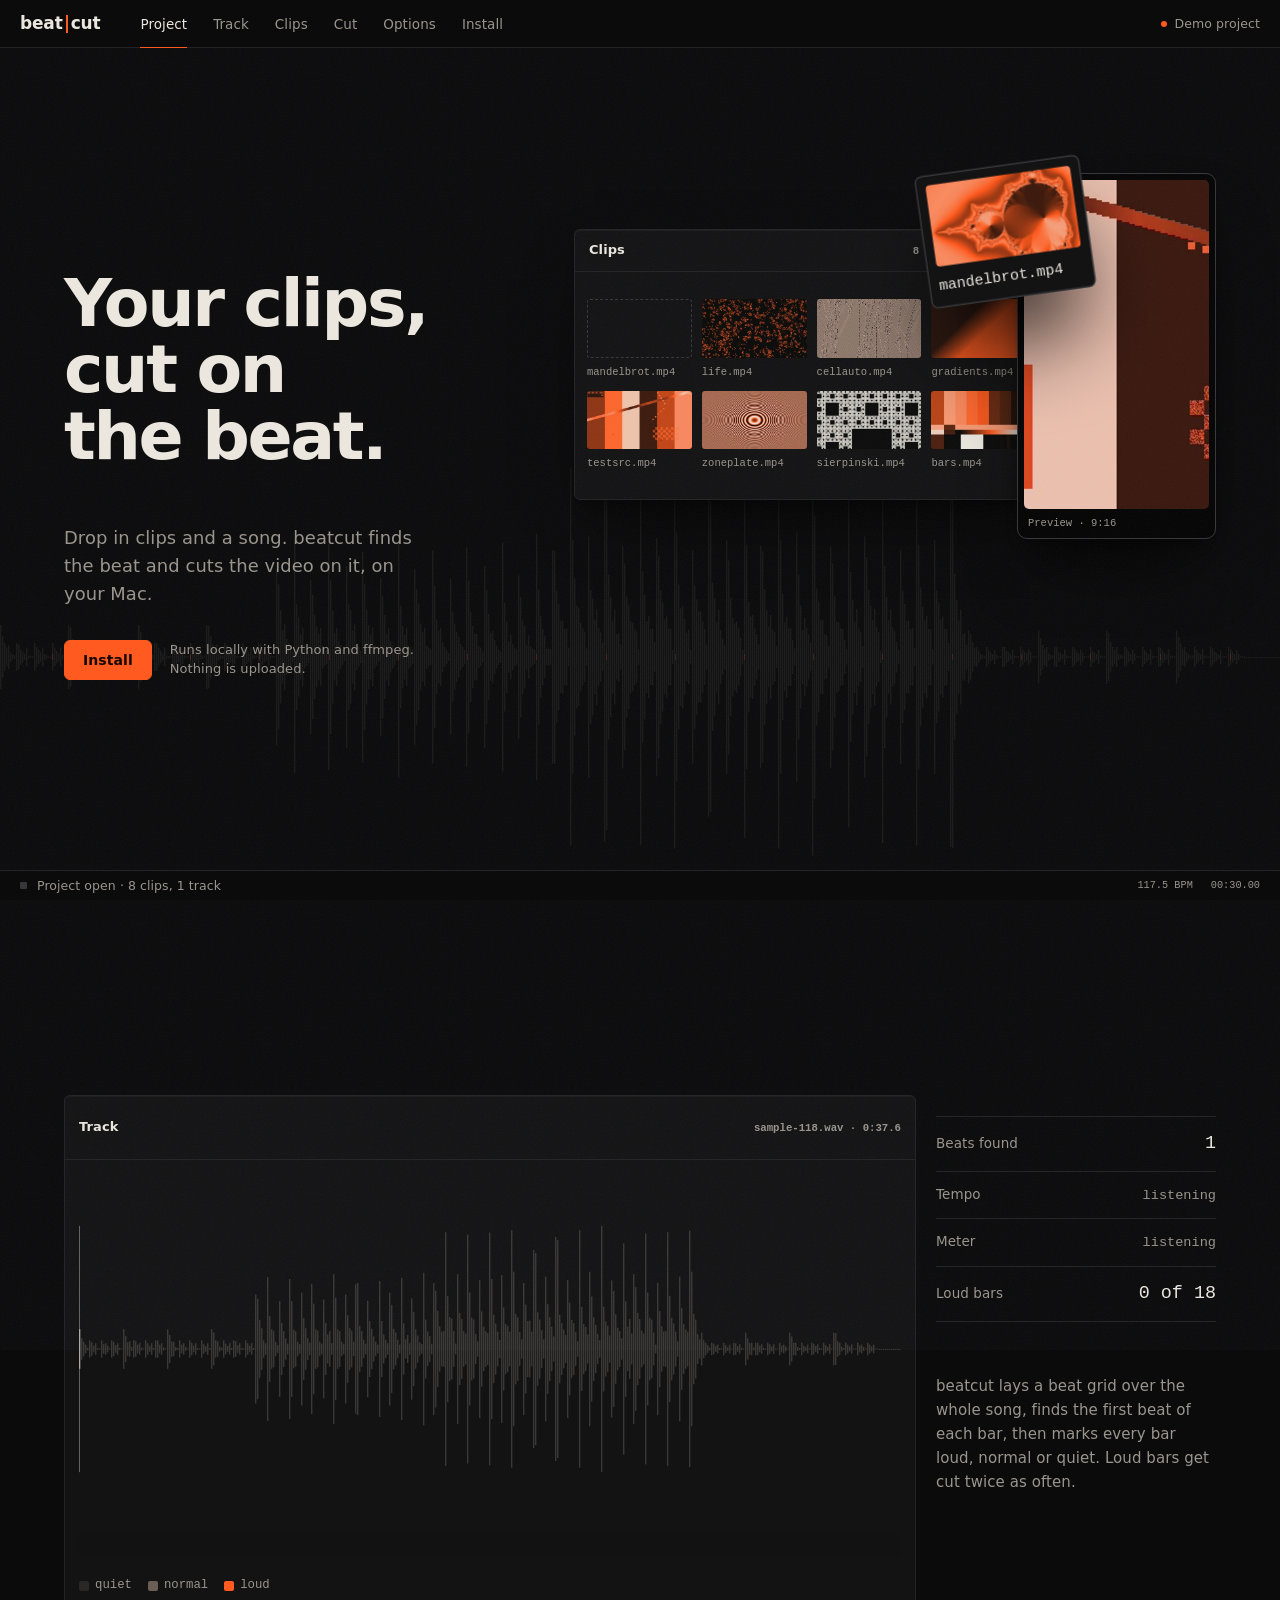
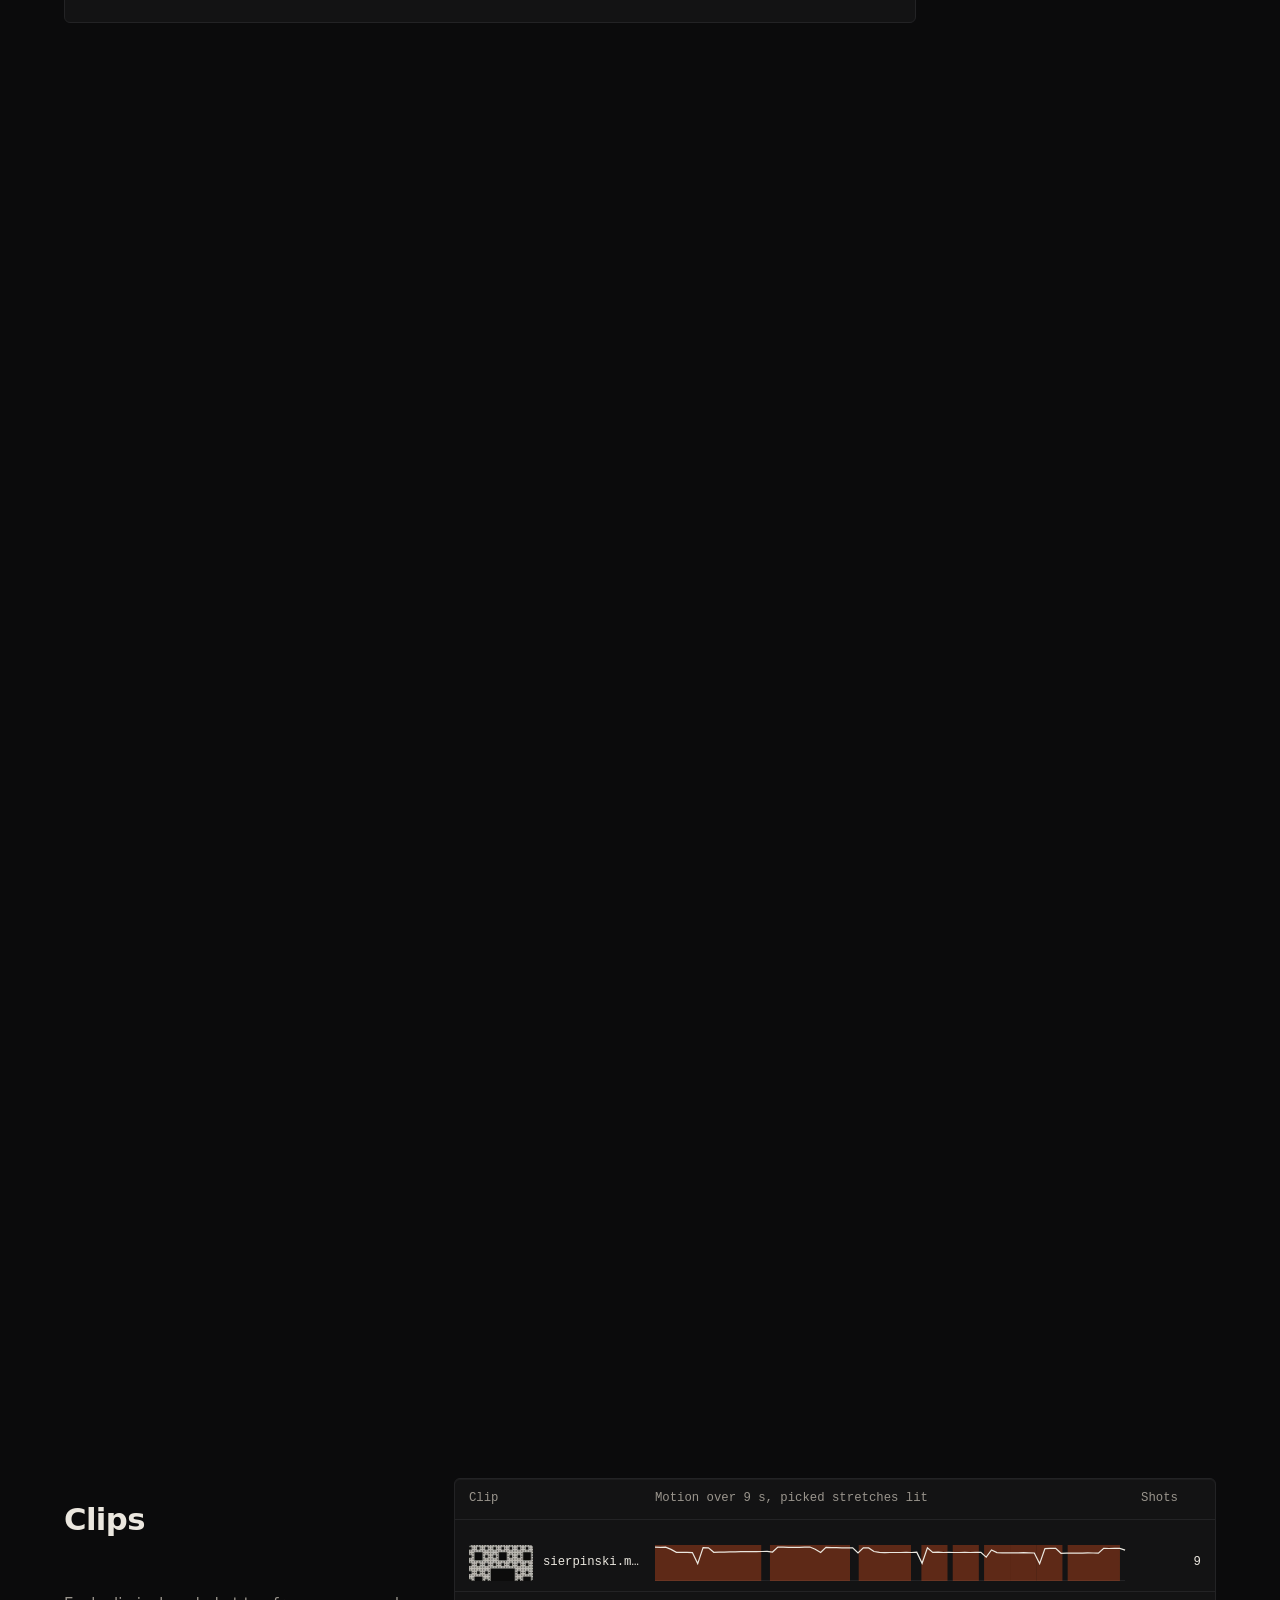
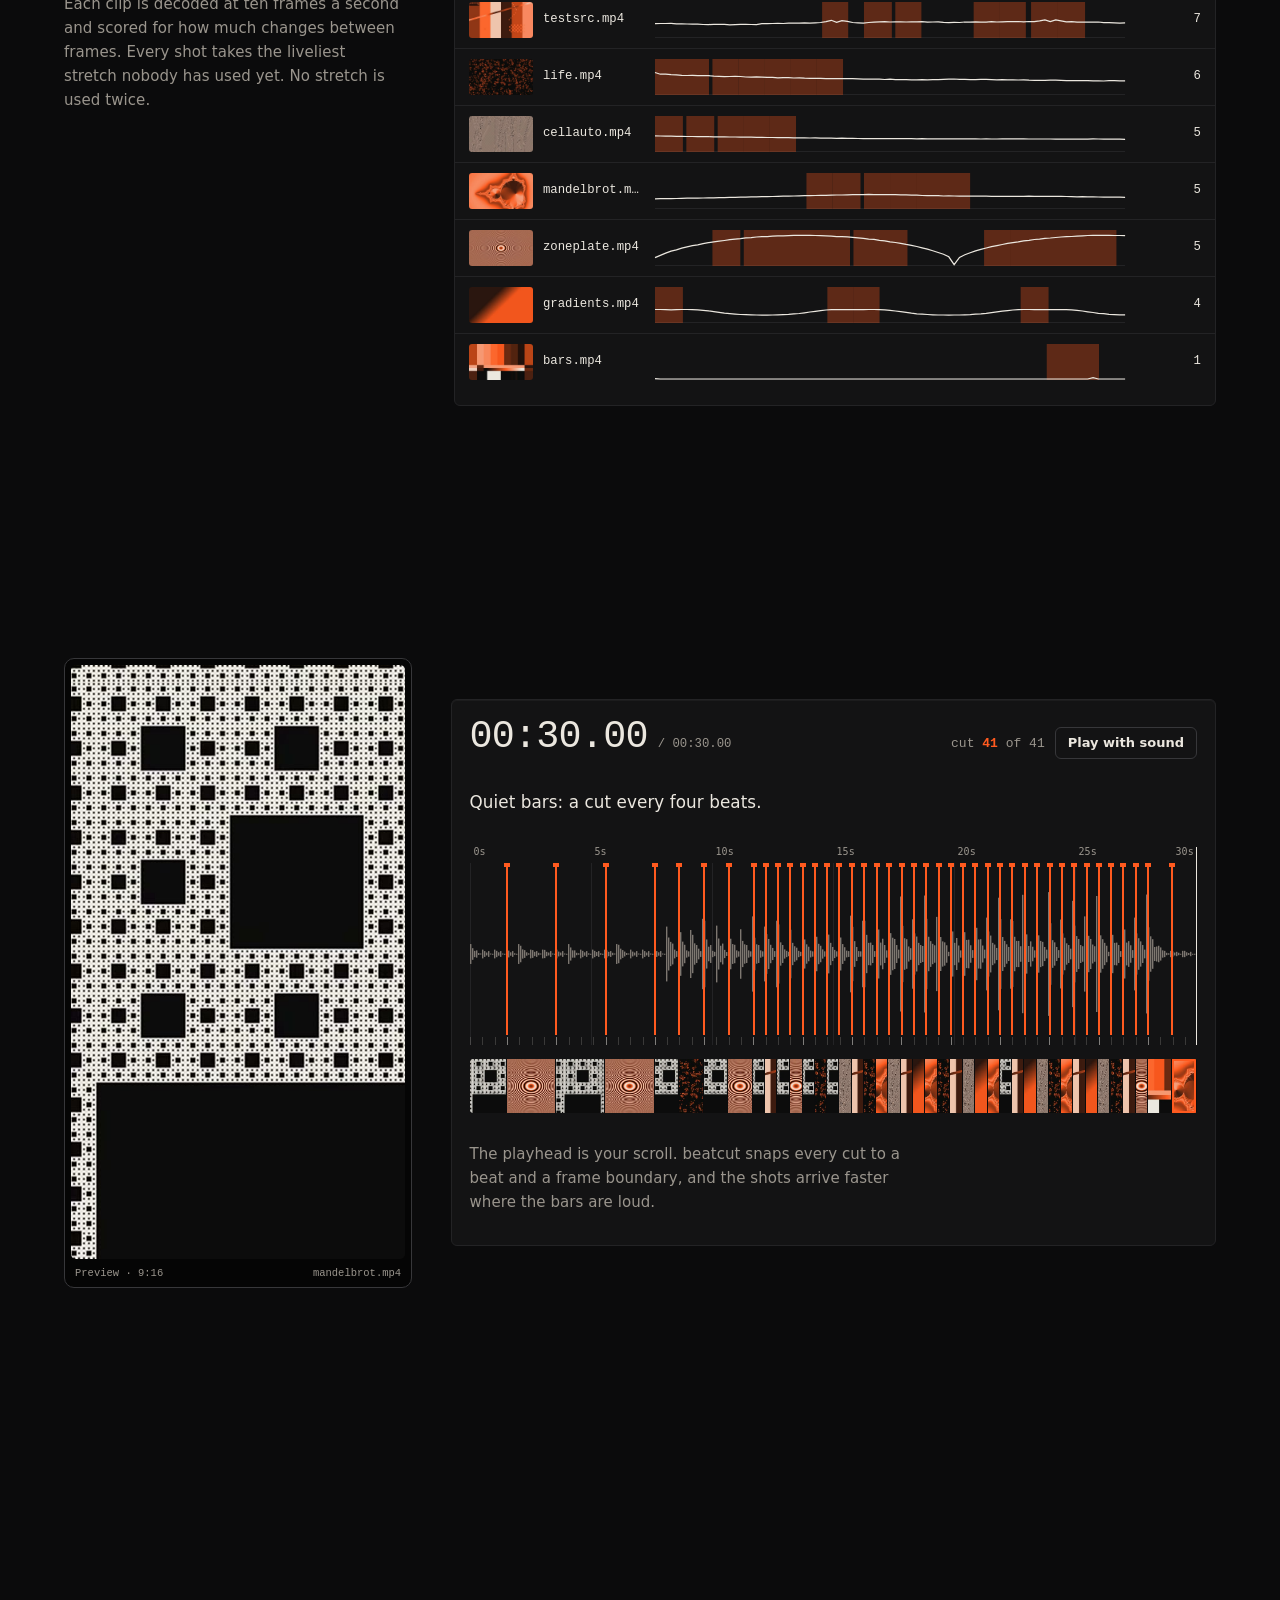
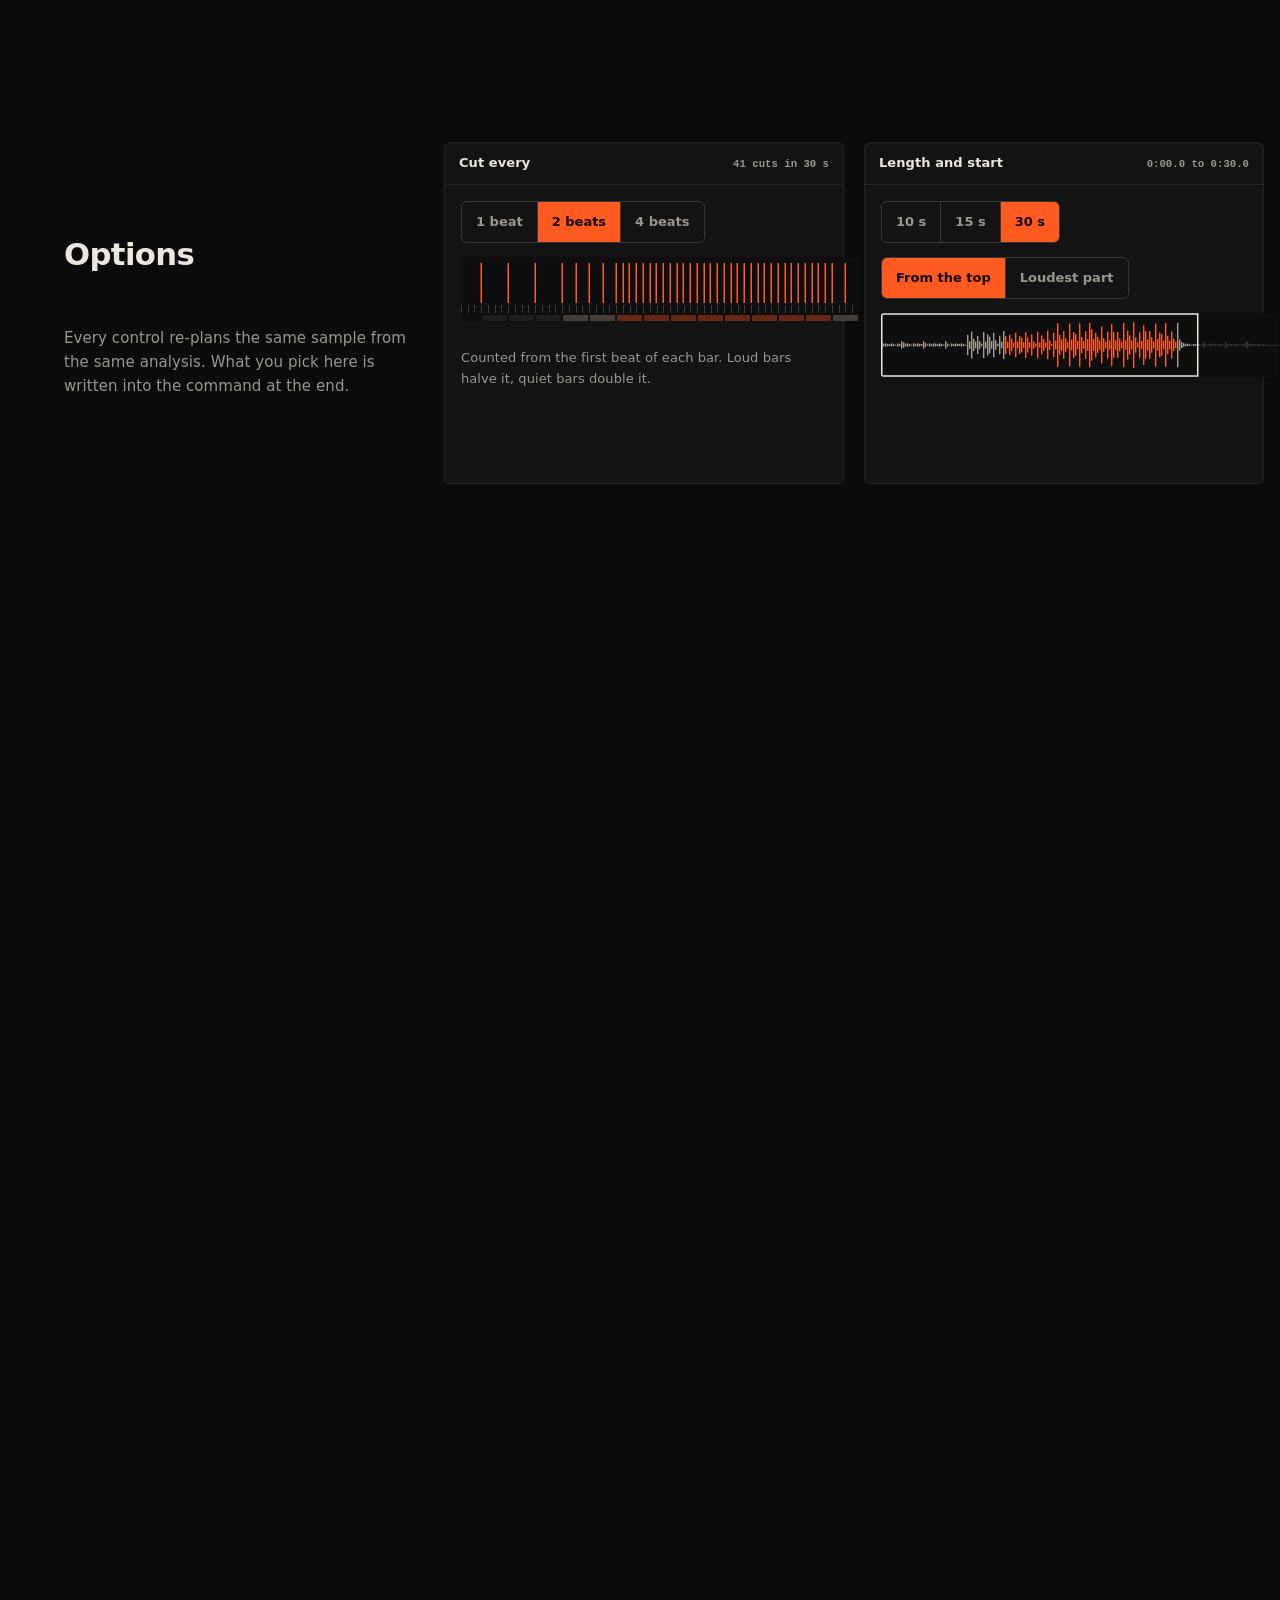
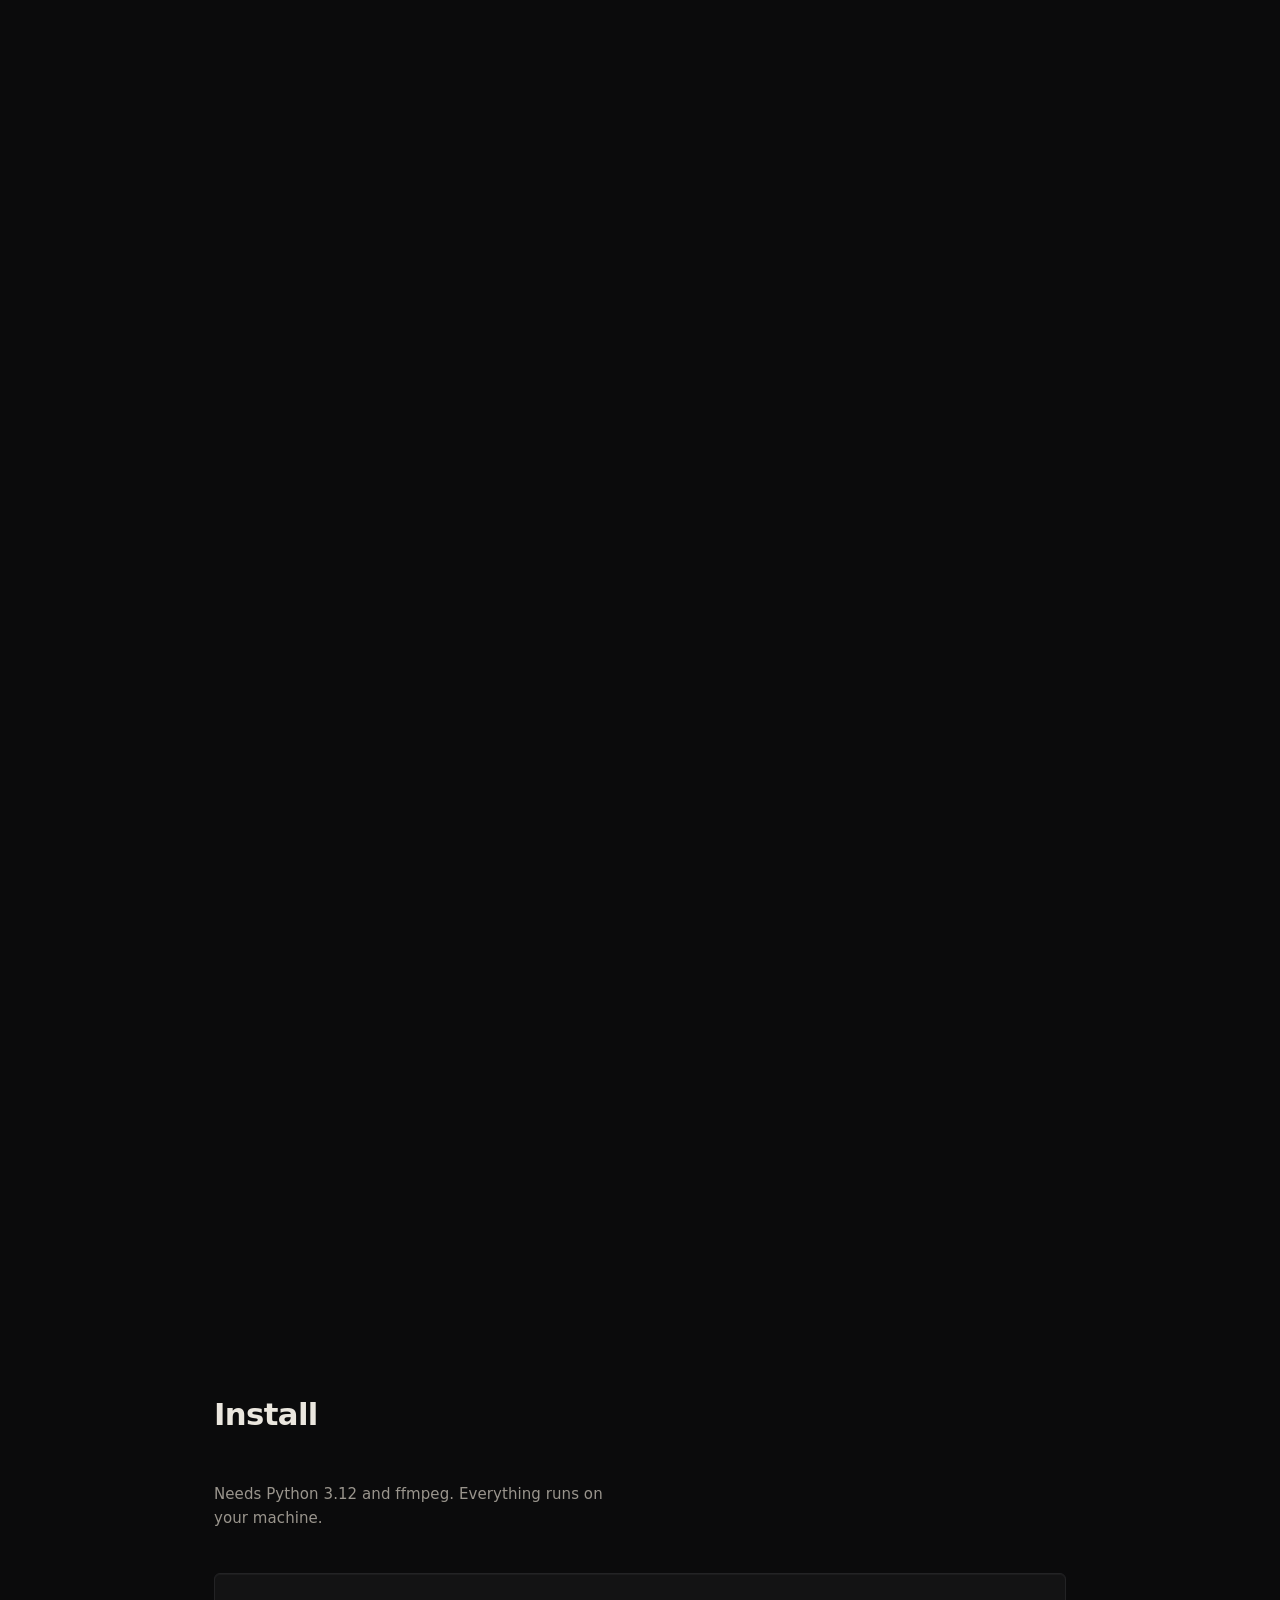
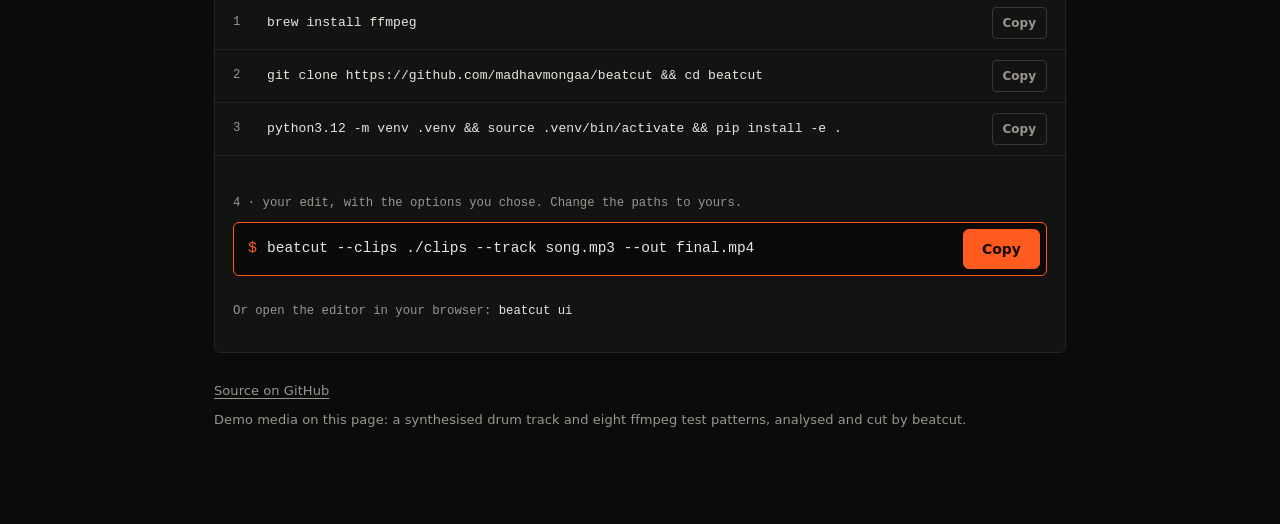
<file: docs/index.html>
<!doctype html>
<html lang="en">
<head>
<meta charset="utf-8">
<meta name="viewport" content="width=device-width, initial-scale=1, viewport-fit=cover">
<title>beatcut · your clips, cut on the beat</title>
<meta name="description" content="beatcut takes a folder of clips and one song and cuts a vertical video on the beat, locally on your Mac.">
<link rel="icon" href="data:image/svg+xml,<svg xmlns='http://www.w3.org/2000/svg' viewBox='0 0 32 32'><rect width='32' height='32' rx='7' fill='%230b0b0c'/><rect x='14.5' y='6' width='3' height='20' fill='%23ff5a1f'/></svg>">
<link rel="stylesheet" href="scrollcraft.css">
<link rel="stylesheet" href="page.css">
</head>
<body>

<div class="sc-grain" aria-hidden="true"></div>

<header class="chrome">
  <a class="mark" href="#project" aria-label="beatcut, back to top"><span>beat</span><i aria-hidden="true"></i><span>cut</span></a>
  <nav class="tabs" aria-label="Sections">
    <a href="#project" data-tab="project">Project</a>
    <a href="#track" data-tab="track">Track</a>
    <a href="#clips" data-tab="clips">Clips</a>
    <a href="#cut" data-tab="cut">Cut</a>
    <a href="#options" data-tab="options">Options</a>
    <a href="#install" data-tab="install">Install</a>
  </nav>
  <p class="chrome__file"><span class="dot" aria-hidden="true"></span>Demo project</p>
</header>

<main>

  <!-- 1 · PROJECT: the editor already open, one clip mid-drop -->
  <section id="project" class="hero" data-sc-act="flow" data-sc-verify-state="">
    <canvas class="hero__wave" aria-hidden="true"></canvas>
    <div class="hero__inner">
      <div class="hero__copy">
        <h1>Your clips, cut on the beat.</h1>
        <p class="lede">Drop in clips and a song. beatcut finds the beat and cuts the video on it, on your Mac.</p>
        <p class="hero__act"><a class="btn" href="#install">Install</a><span class="hint">Runs locally with Python and ffmpeg. Nothing is uploaded.</span></p>
      </div>

      <div class="scene" aria-label="The beatcut editor with eight clips in the bin and a 9:16 preview">
        <div class="panel bin plane" data-depth="bin">
          <div class="panel__head"><span>Clips</span><span class="mono soft">8 · 72 s of footage</span></div>
          <ul class="bin__grid">
            <li class="bin__slot is-empty" data-slot="mandelbrot"><span class="mono">mandelbrot.mp4</span></li>
            <li><img src="assets/thumb-life.jpg" width="320" height="180" alt=""><span class="mono">life.mp4</span></li>
            <li><img src="assets/thumb-cellauto.jpg" width="320" height="180" alt=""><span class="mono">cellauto.mp4</span></li>
            <li><img src="assets/thumb-gradients.jpg" width="320" height="180" alt=""><span class="mono">gradients.mp4</span></li>
            <li><img src="assets/thumb-testsrc.jpg" width="320" height="180" alt=""><span class="mono">testsrc.mp4</span></li>
            <li><img src="assets/thumb-zoneplate.jpg" width="320" height="180" alt=""><span class="mono">zoneplate.mp4</span></li>
            <li><img src="assets/thumb-sierpinski.jpg" width="320" height="180" alt=""><span class="mono">sierpinski.mp4</span></li>
            <li><img src="assets/thumb-bars.jpg" width="320" height="180" alt=""><span class="mono">bars.mp4</span></li>
          </ul>
        </div>
        <figure class="monitor monitor--hero plane" data-depth="monitor">
          <img src="assets/frame-16.jpg" width="540" height="960" alt="A frame of the finished 9:16 edit">
          <figcaption class="mono">Preview · 9:16</figcaption>
        </figure>
        <div class="flying plane" data-depth="flying" aria-hidden="true">
          <img src="assets/thumb-mandelbrot-lg.jpg" width="640" height="360" alt="">
          <span class="mono">mandelbrot.mp4</span>
        </div>
      </div>
    </div>
  </section>

  <!-- 2 · TRACK: the analysis sweep lays the beat grid -->
  <section id="track" data-sc-act="pin" data-sc-span="2.3">
    <div data-sc-stage class="stage">
      <div class="stage__inner track" data-verify="track" data-sc-verify-state="">
        <div class="panel track__panel">
          <div class="panel__head">
            <h2>Track</h2>
            <span class="mono soft">sample-118.wav · <span data-bind="trackLen">0:37.6</span></span>
          </div>
          <div class="track__wave">
            <canvas class="js-trackwave" aria-label="Waveform of the sample track with the detected beats marked"></canvas>
          </div>
          <div class="track__lanes">
            <canvas class="js-energy" aria-hidden="true"></canvas>
            <p class="legend mono"><span class="k k--q"></span>quiet <span class="k k--n"></span>normal <span class="k k--l"></span>loud</p>
          </div>
        </div>
        <aside class="inspector" aria-label="Analysis results">
          <dl>
            <div><dt>Beats found</dt><dd class="mono" data-bind="beatsFound">0</dd></div>
            <div><dt>Tempo</dt><dd class="mono" data-bind="tempo">listening</dd></div>
            <div><dt>Meter</dt><dd class="mono" data-bind="meter">listening</dd></div>
            <div><dt>Loud bars</dt><dd class="mono" data-bind="loud">0</dd></div>
          </dl>
          <p class="help">beatcut lays a beat grid over the whole song, finds the first beat of each bar, then marks every bar loud, normal or quiet. Loud bars get cut twice as often.</p>
        </aside>
      </div>
    </div>
  </section>

  <!-- 3 · CLIPS: a quiet list, scored for motion -->
  <section id="clips" class="sc-section clips" data-sc-act="flow">
    <div class="sc-wrap clips__wrap">
      <div class="clips__intro" data-sc-in data-sc-stagger="60">
        <h2>Clips</h2>
        <p class="help">Each clip is decoded at ten frames a second and scored for how much changes between frames. Every shot takes the liveliest stretch nobody has used yet. No stretch is used twice.</p>
      </div>
      <div class="panel cliplist">
        <div class="cliplist__head mono soft"><span>Clip</span><span>Motion over 9 s, picked stretches lit</span><span>Shots</span></div>
        <ol class="js-cliplist" data-sc-reveal="right" data-sc-reveal-at="0.12 0.5"></ol>
      </div>
    </div>
  </section>

  <!-- 4 · CUT: the peak. Scroll is the playhead. -->
  <section id="cut" data-sc-act="pin" data-sc-span="4.6">
    <div data-sc-stage class="stage">
      <div class="stage__inner cut" data-verify="cut" data-sc-verify-state="">
        <figure class="monitor monitor--cut js-monitor">
          <img class="monitor__poster" src="assets/frame-0.jpg" width="540" height="960" alt="">
          <video class="js-video" muted playsinline preload="auto" aria-label="The rendered beatcut edit, following the playhead"></video>
          <figcaption class="mono"><span>Preview · 9:16</span><span data-bind="shotName">testsrc.mp4</span></figcaption>
        </figure>
        <div class="panel timeline">
          <div class="transport">
            <h2 class="sr">Cut</h2>
            <output class="clock mono" data-bind="clock" aria-live="off">00:00.00</output>
            <span class="mono soft">/ 00:30.00</span>
            <span class="count mono">cut <b data-bind="cutNo">0</b> of <span data-bind="cutTotal">41</span></span>
            <button type="button" class="btn btn--ghost js-play" aria-pressed="false">Play with sound</button>
          </div>
          <p class="say" data-bind="say" aria-live="polite">Quiet intro: a cut every four beats.</p>
          <div class="tl">
            <canvas class="js-tl" aria-label="Timeline of the 30 second edit, with beats, cuts and the playhead"></canvas>
          </div>
          <div class="strip js-strip" aria-hidden="true"></div>
          <p class="help">The playhead is your scroll. beatcut snaps every cut to a beat and a frame boundary, and the shots arrive faster where the bars are loud.</p>
        </div>
      </div>
    </div>
  </section>

  <!-- 5 · OPTIONS: a lateral rail of real controls -->
  <section id="options" data-sc-act="pan" data-sc-span="3.3">
    <div data-sc-stage class="stage stage--pan">
      <div class="rail" data-sc-pan="0">
        <div class="opt opt--lead">
          <h2>Options</h2>
          <p class="help">Every control re-plans the same sample from the same analysis. What you pick here is written into the command at the end.</p>
        </div>

        <fieldset class="panel opt">
          <legend class="panel__head"><span>Cut every</span><span class="mono soft" data-bind="optCuts">41 cuts</span></legend>
          <div class="seg" role="radiogroup" aria-label="Cut every">
            <button type="button" role="radio" data-opt="every" data-val="1">1 beat</button>
            <button type="button" role="radio" data-opt="every" data-val="2">2 beats</button>
            <button type="button" role="radio" data-opt="every" data-val="4">4 beats</button>
          </div>
          <canvas class="mini js-mini-every" aria-label="Where the cuts land for this setting"></canvas>
          <p class="help small">Counted from the first beat of each bar. Loud bars halve it, quiet bars double it.</p>
        </fieldset>

        <fieldset class="panel opt">
          <legend class="panel__head"><span>Length and start</span><span class="mono soft" data-bind="optStart">0:00 to 0:30</span></legend>
          <div class="seg" role="radiogroup" aria-label="Length">
            <button type="button" role="radio" data-opt="duration" data-val="10">10 s</button>
            <button type="button" role="radio" data-opt="duration" data-val="15">15 s</button>
            <button type="button" role="radio" data-opt="duration" data-val="30">30 s</button>
          </div>
          <div class="seg" role="radiogroup" aria-label="Start">
            <button type="button" role="radio" data-opt="start" data-val="0">From the top</button>
            <button type="button" role="radio" data-opt="start" data-val="auto">Loudest part</button>
          </div>
          <canvas class="mini js-mini-start" aria-label="The whole song with the chosen stretch outlined"></canvas>
        </fieldset>

        <fieldset class="panel opt">
          <legend class="panel__head"><span>Aspect</span><span class="mono soft" data-bind="optSize">1080 × 1920</span></legend>
          <div class="seg" role="radiogroup" aria-label="Aspect">
            <button type="button" role="radio" data-opt="aspect" data-val="9:16">9:16</button>
            <button type="button" role="radio" data-opt="aspect" data-val="1:1">1:1</button>
            <button type="button" role="radio" data-opt="aspect" data-val="16:9">16:9</button>
          </div>
          <div class="aspect"><div class="aspect__frame js-aspect"><img src="assets/thumb-mandelbrot-lg.jpg" width="640" height="360" alt="A test-pattern shot, centre-cropped to the chosen aspect"></div></div>
        </fieldset>

        <fieldset class="panel opt">
          <legend class="panel__head"><span>Footage</span><span class="mono soft">goes into the command</span></legend>
          <div class="row"><span>Pick shots by</span>
            <div class="seg" role="radiogroup" aria-label="Pick shots by">
              <button type="button" role="radio" data-opt="pick" data-val="motion">Motion</button>
              <button type="button" role="radio" data-opt="pick" data-val="sharp">Sharp</button>
            </div></div>
          <div class="row"><span>Crop</span>
            <div class="seg" role="radiogroup" aria-label="Crop">
              <button type="button" role="radio" data-opt="crop" data-val="centre">Centre</button>
              <button type="button" role="radio" data-opt="crop" data-val="motion">On the action</button>
            </div></div>
          <div class="row"><span>Encoder</span>
            <div class="seg" role="radiogroup" aria-label="Encoder">
              <button type="button" role="radio" data-opt="encoder" data-val="x264">x264</button>
              <button type="button" role="radio" data-opt="encoder" data-val="hardware">Hardware</button>
            </div></div>
          <label class="check"><input type="checkbox" data-opt="match_energy"> Strongest footage on the loudest bars</label>
        </fieldset>

        <div class="opt opt--end">
          <p class="end">That is the whole edit, in five choices. The command below has them.</p>
        </div>
      </div>
    </div>
  </section>

  <!-- 6 · INSTALL: an actual input -->
  <section id="install" class="sc-section install" data-sc-act="flow">
    <div class="sc-wrap install__wrap">
      <div class="install__head" data-sc-in data-sc-stagger="60">
        <h2>Install</h2>
        <p class="help">Needs Python 3.12 and ffmpeg. Everything runs on your machine.</p>
      </div>
      <div class="panel term" data-sc-in>
        <ol class="steps">
          <li><span class="mono soft">1</span><code>brew install ffmpeg</code><button type="button" class="copy" data-copy="brew install ffmpeg">Copy</button></li>
          <li><span class="mono soft">2</span><code>git clone https://github.com/madhavmongaa/beatcut &amp;&amp; cd beatcut</code><button type="button" class="copy" data-copy="git clone https://github.com/madhavmongaa/beatcut && cd beatcut">Copy</button></li>
          <li><span class="mono soft">3</span><code>python3.12 -m venv .venv &amp;&amp; source .venv/bin/activate &amp;&amp; pip install -e .</code><button type="button" class="copy" data-copy="python3.12 -m venv .venv && source .venv/bin/activate && pip install -e .">Copy</button></li>
        </ol>
        <label class="prompt" for="cmd"><span class="mono soft">4 · your edit, with the options you chose. Change the paths to yours.</span></label>
        <div class="cmdline">
          <span class="ps mono" aria-hidden="true">$</span>
          <textarea id="cmd" class="mono js-cmd" rows="2" spellcheck="false" autocomplete="off" autocapitalize="off">beatcut --clips ./clips --track song.mp3 --out final.mp4</textarea>
          <button type="button" class="btn js-copycmd">Copy</button>
        </div>
        <p class="after mono soft">Or open the editor in your browser: <code>beatcut ui</code></p>
      </div>
      <footer class="foot">
        <a href="https://github.com/madhavmongaa/beatcut">Source on GitHub</a>
        <span>Demo media on this page: a synthesised drum track and eight ffmpeg test patterns, analysed and cut by beatcut.</span>
      </footer>
    </div>
  </section>

</main>

<footer class="status" aria-label="Status">
  <span class="led" aria-hidden="true"></span>
  <span class="status__msg" data-bind="status">Project open · 8 clips, 1 track</span>
  <span class="status__meta mono"><span data-bind="statusBpm">… BPM</span><span data-bind="statusTime">00:00.00</span></span>
</footer>

<script src="scrollcraft.js"></script>
<script>ScrollCraft.mount(document.body);</script>
<script src="page.js"></script>
</body>
</html>
</file>
<file: docs/scrollcraft.css>
/* ============================================================================
   scrollcraft.css: the taste floor
   ----------------------------------------------------------------------------
   Two layers, and the split matters:

     TOKENS   what you override per brand. Colour roles, the type ramp, the
              spacing scale, elevation, motion. A brand is ~12 values.
     DEVICES  what the engine drives. Do not restyle these to taste; they are
              the mechanism. Style your own markup instead.

   Nothing here draws a "component". There are no card, badge, or pill classes,
   because a stylesheet that ships those is how every page built on it ends up
   with the same shapes. You get a floor and a vocabulary; the composition is
   yours.
   ========================================================================== */

/* ---------------------------------------------------------------- tokens -- */
:root {
  /* --- colour roles. Override these six and the page is rebranded. -------- */
  --sc-canvas:      #08090b;   /* the page ground. Drift interpolates this.   */
  --sc-surface:     #101217;   /* anything raised off the ground             */
  --sc-ink:         #f4f2ef;   /* primary text                               */
  --sc-ink-soft:    #9a9ba1;   /* secondary text. Tinted, never flat gray.   */
  --sc-accent:      #d8ff3e;   /* ONE accent. It owns a region, not confetti. */
  --sc-accent-ink:  #08090b;   /* text that sits on the accent               */

  --sc-hairline:    color-mix(in oklab, var(--sc-ink) 12%, transparent);
  --sc-hairline-strong: color-mix(in oklab, var(--sc-ink) 22%, transparent);

  /* --- type. Two families max. Display carries voice, text carries prose. - */
  --sc-font-display: "Instrument Sans", "Geist", system-ui, sans-serif;
  --sc-font-text:    "Geist", system-ui, sans-serif;
  --sc-font-mono:    "Geist Mono", ui-monospace, monospace;

  /* Fluid ramp. Tracking tightens as size grows because a face set at 6rem
     with 0 tracking reads loose; this is optical correction, not decoration. */
  --sc-t-xs:   clamp(0.75rem, 0.72rem + 0.15vw, 0.82rem);
  --sc-t-sm:   clamp(0.875rem, 0.84rem + 0.18vw, 0.95rem);
  --sc-t-base: clamp(1rem, 0.96rem + 0.22vw, 1.125rem);
  --sc-t-lg:   clamp(1.2rem, 1.1rem + 0.5vw, 1.5rem);
  --sc-t-xl:   clamp(1.6rem, 1.35rem + 1.2vw, 2.25rem);
  --sc-t-2xl:  clamp(2.1rem, 1.6rem + 2.4vw, 3.4rem);
  --sc-t-3xl:  clamp(2.8rem, 1.9rem + 4.2vw, 5rem);
  --sc-t-4xl:  clamp(3.4rem, 1.9rem + 6.6vw, 7.5rem);

  --sc-track-tight:  -0.035em;
  --sc-track-snug:   -0.02em;
  --sc-track-normal: -0.005em;
  --sc-track-wide:    0.08em;

  --sc-leading-none: 0.94;
  --sc-leading-tight: 1.06;
  --sc-leading-body: 1.62;

  --sc-measure: 62ch;

  /* --- space. 4px base: the useful middle steps an 8-only scale misses. --- */
  --sc-1: 0.25rem;  --sc-2: 0.5rem;   --sc-3: 0.75rem;  --sc-4: 1rem;
  --sc-5: 1.5rem;   --sc-6: 2rem;     --sc-7: 3rem;     --sc-8: 4rem;
  --sc-9: 6rem;     --sc-10: 8rem;    --sc-11: 12rem;

  /* Section rhythm is fluid so a phone doesn't inherit desktop air. */
  --sc-section: clamp(4.5rem, 9vw, 11rem);
  --sc-gutter:  clamp(1.25rem, 5vw, 5.5rem);
  --sc-maxw:    82rem;

  /* --- radius. Pick one scale for the page and hold it. ------------------- */
  --sc-r-sm: 6px;  --sc-r-md: 12px;  --sc-r-lg: 20px;  --sc-r-pill: 999px;

  /* --- elevation. Every shadow has an offset AND a soft blur, and is tinted
         to the canvas hue. A zero-offset coloured halo is decoration, not
         depth, so there isn't one here. ---------------------------------- */
  --sc-shadow-color: 220 40% 2%;
  --sc-e1: 0 1px 2px hsl(var(--sc-shadow-color) / 0.28),
           0 2px 6px -1px hsl(var(--sc-shadow-color) / 0.20);
  --sc-e2: 0 2px 4px hsl(var(--sc-shadow-color) / 0.24),
           0 8px 18px -4px hsl(var(--sc-shadow-color) / 0.30);
  --sc-e3: 0 4px 8px hsl(var(--sc-shadow-color) / 0.22),
           0 18px 40px -8px hsl(var(--sc-shadow-color) / 0.38),
           0 48px 90px -24px hsl(var(--sc-shadow-color) / 0.30);

  /* Edge light: a 1px top highlight sells a raised surface better than any
     amount of blur, because real raised things catch light on their lip. */
  --sc-edge: inset 0 1px 0 color-mix(in oklab, var(--sc-ink) 10%, transparent);

  /* --- motion. Built-in CSS easings are too weak for UI. ------------------ */
  --sc-ease-out:    cubic-bezier(0.23, 1, 0.32, 1);
  --sc-ease-in-out: cubic-bezier(0.77, 0, 0.175, 1);
  --sc-ease-drawer: cubic-bezier(0.32, 0.72, 0, 1);
  --sc-d-fast: 160ms;  --sc-d-base: 240ms;  --sc-d-slow: 420ms;

  --sc-z-stage: 1; --sc-z-copy: 20; --sc-z-chrome: 60;
}

/* --------------------------------------------------------------- reset -- */
*, *::before, *::after { box-sizing: border-box; }
html { -webkit-text-size-adjust: 100%; scroll-behavior: smooth; }
@media (prefers-reduced-motion: reduce) { html { scroll-behavior: auto; } }

body {
  margin: 0;
  background: var(--sc-canvas);
  color: var(--sc-ink);
  font-family: var(--sc-font-text);
  font-size: var(--sc-t-base);
  line-height: var(--sc-leading-body);
  letter-spacing: var(--sc-track-normal);
  -webkit-font-smoothing: antialiased;
  text-rendering: optimizeLegibility;
  font-synthesis-weight: none;
  overflow-x: clip;
}
img, video, canvas, svg { display: block; max-width: 100%; }
button, input, select, textarea { font: inherit; color: inherit; }

/* ------------------------------------------------- the browser surfaces --
   The parts you did not draw still carry the design. Selection, caret, focus
   ring, scrollbar and tabular numerals all ship with defaults that belong to no
   design system. Theming them is the cheapest signal that a page was built
   rather than assembled, and it is the step that gets skipped most reliably. */
::selection { background: var(--sc-accent); color: var(--sc-accent-ink); }
:root { caret-color: var(--sc-accent); accent-color: var(--sc-accent); }
:focus-visible {
  outline: 2px solid var(--sc-accent);
  outline-offset: 3px;
  border-radius: var(--sc-r-sm);
}
:where(a) { color: inherit; text-decoration-thickness: 1px; text-underline-offset: 0.22em; }
@supports (scrollbar-color: auto) {
  html { scrollbar-color: color-mix(in oklab, var(--sc-ink) 26%, transparent) transparent; scrollbar-width: thin; }
}
:where(table, .sc-nums, [data-sc-count]) { font-variant-numeric: tabular-nums; }

/* ----------------------------------------------------------- typography -- */
.sc-display {
  font-family: var(--sc-font-display);
  font-weight: 500;
  line-height: var(--sc-leading-none);
  letter-spacing: var(--sc-track-tight);
  text-wrap: balance;
  margin: 0;
}
.sc-display--xl { font-size: var(--sc-t-4xl); }
.sc-display--lg { font-size: var(--sc-t-3xl); }
.sc-display--md { font-size: var(--sc-t-2xl); letter-spacing: var(--sc-track-snug); }
.sc-lede {
  font-size: var(--sc-t-lg);
  line-height: 1.44;
  letter-spacing: var(--sc-track-snug);
  color: var(--sc-ink);
  max-width: 46ch;
  text-wrap: pretty;
  margin: 0;
}
.sc-body { max-width: var(--sc-measure); color: var(--sc-ink-soft); text-wrap: pretty; margin: 0; }
.sc-label {
  font-family: var(--sc-font-mono);
  font-size: var(--sc-t-xs);
  letter-spacing: var(--sc-track-wide);
  text-transform: uppercase;
  color: var(--sc-ink-soft);
}

/* ---------------------------------------------------------------- layout -- */
.sc-wrap { width: 100%; max-width: var(--sc-maxw); margin-inline: auto; padding-inline: var(--sc-gutter); }
.sc-section { padding-block: var(--sc-section); }
/* More space above a heading than below it: the gap belongs to the boundary,
   not to the pair. */
.sc-stack > * + * { margin-top: var(--sc-4); }
.sc-stack > :is(h1,h2,h3) { margin-top: var(--sc-7); }
.sc-stack > :is(h1,h2,h3):first-child { margin-top: 0; }
.sc-rule { height: 1px; border: 0; background: var(--sc-hairline); margin: 0; }

/* =============================================================== DEVICES ==
   Driven by the engine. Restyle your own markup, not these.                */

.sc-act--pinned { position: relative; }
.sc-stage {
  position: sticky; top: 0;
  height: 100vh; height: 100svh;
  overflow: clip;
  z-index: var(--sc-z-stage);
}

/* scrub / sequence media */
.sc-stage :is(video[data-sc-scrub], canvas[data-sc-sequence], .sc-stage__poster) {
  position: absolute; inset: 0;
  width: 100%; height: 100%;
  object-fit: cover;
}
video[data-sc-scrub] { opacity: 0; transition: opacity 380ms var(--sc-ease-out); }
.sc-has-clip video[data-sc-scrub] { opacity: 1; }
/* The poster is a live frame-holder, not a placeholder: it stays up until a
   real video frame has painted, which is what stops the blank-stage flash. */
.sc-stage__poster { z-index: 0; transition: opacity 380ms var(--sc-ease-out); }
.sc-has-clip .sc-stage__poster { opacity: 0; }

/* A scrim only where text sits. A full-frame darkening layer flattens the
   image everywhere to fix contrast in one corner. */
.sc-scrim {
  position: absolute; inset: 0; pointer-events: none; z-index: 1;
  background: linear-gradient(
    var(--sc-scrim-angle, 180deg),
    color-mix(in oklab, var(--sc-canvas) var(--sc-scrim-a, 78%), transparent) 0%,
    color-mix(in oklab, var(--sc-canvas) 30%, transparent) 42%,
    transparent 68%);
}
/* Point the scrim at the copy. A scrim gradient that darkens the top while the
   copy sits at the bottom fixes contrast nowhere and flattens the image
   everywhere, which is the most common way text-over-video goes wrong. */
.sc-scrim--bottom { --sc-scrim-angle: 0deg; }
.sc-scrim--left   { --sc-scrim-angle: 90deg; }
.sc-scrim--right  { --sc-scrim-angle: 270deg; }

/* Corner scrims, for copy anchored to a corner. An edge gradient has to darken
   a whole band across the frame to cover one corner; a corner gradient puts the
   density where the text is and leaves the rest of the image alone. Pair with
   .sc-copy--lead / .sc-copy--trail. */
.sc-scrim--lead {
  background: linear-gradient(to top right,
    color-mix(in oklab, var(--sc-canvas) 94%, transparent) 0%,
    color-mix(in oklab, var(--sc-canvas) 72%, transparent) 30%,
    color-mix(in oklab, var(--sc-canvas) 30%, transparent) 52%,
    transparent 72%);
}
.sc-scrim--trail {
  background: linear-gradient(to top left,
    color-mix(in oklab, var(--sc-canvas) 94%, transparent) 0%,
    color-mix(in oklab, var(--sc-canvas) 72%, transparent) 30%,
    color-mix(in oklab, var(--sc-canvas) 30%, transparent) 52%,
    transparent 72%);
}
/* A band across the bottom, for copy that spans the full width of the frame.
   That is what both corner anchors become below 860px, and it is also the right
   shape whenever the copy block is wider than a corner. */
.sc-scrim--band {
  background: linear-gradient(to top,
    color-mix(in oklab, var(--sc-canvas) 94%, transparent) 0%,
    color-mix(in oklab, var(--sc-canvas) 74%, transparent) 22%,
    color-mix(in oklab, var(--sc-canvas) 30%, transparent) 42%,
    transparent 58%);
}
.sc-scrim--vignette {
  background: radial-gradient(120% 90% at 50% 45%, transparent 40%,
              color-mix(in oklab, var(--sc-canvas) 70%, transparent) 100%);
}

/* copy over a stage.
   max-width is in rem, never ch. A `ch` on this container resolves against the
   CONTAINER's font-size (body size), not the display size of the heading inside
   it, so `max-width: 20ch` here silently produces a ~180px column and wraps a
   hero headline to six lines. Set a ch measure on the text element itself. */
.sc-copy {
  position: absolute; z-index: var(--sc-z-copy);
  inset-inline: var(--sc-gutter);
  max-width: min(46rem, 76vw);
  will-change: opacity, transform;
}
.sc-copy--lead   { left: var(--sc-gutter); bottom: clamp(3rem, 12vh, 9rem); }
/* inset-inline FIRST. It is the shorthand for left+right, so declaring it after
   `left: 50%` resets left to auto and the block drifts off the left edge. */
.sc-copy--center { inset-inline: auto; left: 50%; top: 50%; translate: -50% -50%; text-align: center; }
.sc-copy--trail  { inset-inline: auto; right: var(--sc-gutter); bottom: clamp(3rem, 12vh, 9rem); text-align: right; }

/* cue defaults: the engine writes opacity/transform inline, these are the
   pre-paint state so nothing flashes before the first read() */
[data-sc-cue] { opacity: 0; will-change: opacity, transform; }
.sc-ready [data-sc-cue] { transition: none; }

/* kinetic split */
.sc-split { display: inline-block; overflow: hidden; vertical-align: top; }
/* Descenders live below the baseline; a line mask clipped to the line box eats
   the tails off g, y, p, j. The padding buys them room back. */
.sc-split--line { display: block; padding-bottom: 0.14em; margin-bottom: -0.14em; }
.sc-split__i { display: inline-block; will-change: transform, opacity; }
.sc-is-split { opacity: 1 !important; }

/* horizontal rail */
[data-sc-pan] { display: flex; will-change: transform; }

/* reveal + parallax */
[data-sc-reveal] { will-change: clip-path; }
[data-sc-parallax] { will-change: transform; }

/* flow reveal (fires once) */
[data-sc-in], [data-sc-stagger] > * {
  opacity: 0;
  transform: translate3d(0, 14px, 0);
  transition: opacity 620ms var(--sc-ease-out), transform 620ms var(--sc-ease-out);
}
[data-sc-in].sc-in, [data-sc-stagger] > .sc-in { opacity: 1; transform: none; }

/* pointer devices */
[data-sc-tilt] { transform-style: preserve-3d; will-change: transform; }
[data-sc-magnet] { will-change: transform; }
/* isolation always; position only if nothing more specific already set it.
   Written with :where() (zero specificity) on purpose: a plain `position:
   relative` here has the same weight as `.sc-stage` and, being later in the
   file, silently wins. A stage carrying both attributes then stops being
   sticky and the whole act scrolls away instead of pinning. */
[data-sc-spotlight] { isolation: isolate; }
:where([data-sc-spotlight]) { position: relative; }
[data-sc-spotlight]::after {
  content: ""; position: absolute; inset: 0; pointer-events: none; z-index: 2;
  background: radial-gradient(
    28rem 28rem at calc(var(--sc-mx, 0.5) * 100%) calc(var(--sc-my, 0.5) * 100%),
    color-mix(in oklab, var(--sc-accent) 16%, transparent), transparent 70%);
  opacity: 0; transition: opacity var(--sc-d-slow) var(--sc-ease-out);
}
[data-sc-spotlight]:hover::after { opacity: 1; }

/* =========================================================== WORLDFLIGHT ==
   One fixed stage for the whole page. The only thing in document flow is the
   spacer, and it is empty. If you find yourself adding a section here, you want
   act mode instead: the moment a real block scrolls past the fixed stage, the
   page has a seam again and the whole point is gone.                        */

[data-sc-mode="worldflight"] { position: relative; }

.sc-world {
  position: fixed; inset: 0;
  overflow: clip;
  z-index: var(--sc-z-stage);
  background: var(--sc-canvas);
}

/* Every leg is mounted for the life of the page and stacked in the same box.
   The engine owns opacity, visibility and z-index here; do not set them. */
.sc-world__seg {
  position: absolute; inset: 0;
  opacity: 0;
  will-change: opacity;
}
.sc-world__seg > :is(video, img, canvas) {
  position: absolute; inset: 0;
  width: 100%; height: 100%;
  object-fit: cover;
}
/* The poster is the frame-holder AND the first camera move: the engine pushes
   it in slowly until a real decoded frame is available to replace it. */
.sc-world__poster {
  z-index: 0;
  transform-origin: 50% 50%;
  transition: opacity 420ms var(--sc-ease-out);
}
.sc-world__seg > video { z-index: 1; }
.sc-world__seg.sc-has-clip .sc-world__poster { opacity: 0; }
/* The act stylesheet lights a clip through its ancestor act. A worldflight leg
   has no act, so match the class the engine also writes on the clip itself. */
video[data-sc-scrub].sc-has-clip { opacity: 1; }

/* The copy layer is fixed too, and inert by default: the engine hands
   pointer-events back to a block only while it is actually legible. */
.sc-world__copy {
  position: fixed; inset: 0;
  z-index: var(--sc-z-copy);
  pointer-events: none;
}
.sc-world__scrim { position: absolute; inset: 0; pointer-events: none; z-index: 0; }
[data-sc-copy] {
  opacity: 0;
  pointer-events: none;
  will-change: opacity, transform;
}
.sc-ready [data-sc-copy] { transition: none; }

/* The track. Empty on purpose. */
.sc-world__spacer { pointer-events: none; }

/* scroll progress */
[data-sc-progress] {
  position: fixed; inset: 0 0 auto 0; height: 2px; z-index: var(--sc-z-chrome);
  background: var(--sc-accent); transform-origin: 0 50%; transform: scaleX(0);
  will-change: transform;
}

/* ----------------------------------------------------------- atmosphere --
   Depth is not only shadow. Grain keeps a flat dark ground from banding, and
   it is the difference between "a dark page" and "a lit room". */
.sc-grain { position: fixed; inset: 0; pointer-events: none; z-index: 3; opacity: 0.045; }
.sc-grain::before {
  content: ""; position: absolute; inset: -50%;
  background-image: url("data:image/svg+xml;utf8,<svg xmlns='http://www.w3.org/2000/svg' width='140' height='140'><filter id='n'><feTurbulence type='fractalNoise' baseFrequency='0.85' numOctaves='3'/></filter><rect width='140' height='140' filter='url(%23n)'/></svg>");
}

/* -------------------------------------------------------- reduced motion -- */
@media (prefers-reduced-motion: reduce) {
  /* Fewer and gentler, not zero. Opacity still carries the reveal so the page
     is comprehensible; every position change is dropped. */
  [data-sc-in], [data-sc-stagger] > * { transform: none; transition-duration: 220ms; }
  [data-sc-parallax], [data-sc-pan], .sc-split__i { transform: none !important; }
  /* A wipe is a position change too. Show reveal content settled. */
  [data-sc-reveal] { clip-path: none !important; }
  /* A rail's transform IS its navigation, not decoration. Zeroing it the way
     parallax and kinetic type are zeroed parks the act on its first screenful
     and makes everything past the fold unreachable: a device degrading into
     missing content. Hand the travel back to the reader as an ordinary scroll
     region instead, so the same items are all still gettable without motion.
     A build that would rather re-lay the rail out as a grid can still do that;
     this is the floor, not the ceiling. */
  [data-sc-act="pan"] .sc-stage,
  [data-sc-act="pan"] [data-sc-stage] {
    overflow-x: auto; overflow-y: hidden;
    overscroll-behavior-x: contain;
    scroll-snap-type: x proximity;
  }
  [data-sc-pan] > * { scroll-snap-align: center; }
  [data-sc-spotlight]::after { display: none; }
  /* A worldflight keeps its whole story here. No clip is ever fetched, so the
     posters are the film, and they cross-dissolve through exactly the same
     seams at exactly the same scroll positions. The push-in and the copy drift
     are the only things that go. */
  .sc-world__poster, [data-sc-copy] { transform: none !important; }
}

/* --------------------------------------------------------------- mobile -- */
@media (max-width: 860px) {
  .sc-copy { inset-inline: var(--sc-gutter); max-width: none; }
  .sc-copy--trail { text-align: left; }
  .sc-stage { height: 100svh; }
  /* .sc-copy--trail re-anchors to the left and spans the full width here, so a
     bottom-RIGHT corner gradient darkens the one corner the copy just left and
     guarantees a contrast failure over any bright clip. Point the density at
     the copy: the same band .sc-scrim--band paints. */
  .sc-scrim--trail {
    background: linear-gradient(to top,
      color-mix(in oklab, var(--sc-canvas) 94%, transparent) 0%,
      color-mix(in oklab, var(--sc-canvas) 74%, transparent) 22%,
      color-mix(in oklab, var(--sc-canvas) 30%, transparent) 42%,
      transparent 58%);
  }
}
</file>
<file: docs/page.css>
/* beatcut live surface. Tokens are the editor's own (src/beatcut/static/app.css). */
:root {
  --sc-canvas: #0b0b0c;
  --sc-surface: #131314;
  --sc-ink: #ebe7df;
  --sc-ink-soft: #9a958d;
  --sc-accent: #ff5a1f;
  --sc-accent-ink: #150700;
  --sc-font-display: "Avenir Next", "Helvetica Neue", system-ui, sans-serif;
  --sc-font-text: "Avenir Next", "Helvetica Neue", system-ui, sans-serif;
  --sc-font-mono: ui-monospace, "SF Mono", Menlo, Consolas, monospace;

  --line: #232325;
  --line-strong: #37373a;
  --dim: #55524d;
  --chrome-h: 48px;
  --status-h: 30px;
  --r: 6px;
  --shadow-far: 0 30px 60px -20px rgba(0, 0, 0, .7), 0 8px 18px -6px rgba(0, 0, 0, .5);
}

html { scroll-padding-top: var(--chrome-h); }
body {
  background: var(--sc-canvas);
  color: var(--sc-ink);
  font: 500 15px/1.6 var(--sc-font-text);
  letter-spacing: .005em;
  -webkit-font-smoothing: antialiased;
}
.mono { font-family: var(--sc-font-mono); font-size: .82em; letter-spacing: 0; font-variant-numeric: tabular-nums; }
.soft { color: var(--sc-ink-soft); }
.sr { position: absolute; width: 1px; height: 1px; overflow: hidden; clip: rect(0 0 0 0); white-space: nowrap; }
h1, h2 { font-family: var(--sc-font-display); text-wrap: balance; }
p { text-wrap: pretty; }
a { color: inherit; text-underline-offset: 3px; text-decoration-thickness: 1px; }
:focus-visible { outline: 2px solid var(--sc-accent); outline-offset: 3px; border-radius: 3px; }
::selection { background: var(--sc-accent); color: var(--sc-accent-ink); }

/* ---------- app chrome ---------- */
.chrome {
  position: fixed; inset: 0 0 auto 0; z-index: 50; height: var(--chrome-h);
  display: flex; align-items: center; gap: 28px; padding: 0 20px;
  background: var(--sc-canvas); border-bottom: 1px solid var(--line);
}
.mark { display: inline-flex; align-items: center; gap: 3px; font: 600 17px/1 var(--sc-font-display); letter-spacing: -.01em; text-decoration: none; }
.mark i { width: 2px; height: 18px; background: var(--sc-accent); }
.tabs { display: flex; gap: 2px; margin-right: auto; overflow-x: auto; scrollbar-width: none; }
.tabs a {
  position: relative; padding: 0 12px; line-height: var(--chrome-h); font-size: 13.5px; color: var(--sc-ink-soft);
  text-decoration: none; white-space: nowrap; transition: color .15s var(--sc-ease-out);
}
.tabs a::after { content: ""; position: absolute; left: 12px; right: 12px; bottom: -1px; height: 2px; background: var(--sc-accent); transform: scaleX(0); transition: transform .2s var(--sc-ease-out); }
.tabs a:hover { color: var(--sc-ink); }
.tabs a[aria-current="true"] { color: var(--sc-ink); }
.tabs a[aria-current="true"]::after { transform: scaleX(1); }
.chrome__file { font-size: 12.5px; color: var(--sc-ink-soft); display: flex; align-items: center; gap: 8px; white-space: nowrap; }
.dot { width: 6px; height: 6px; border-radius: 50%; background: var(--sc-accent); }

.status {
  position: fixed; inset: auto 0 0 0; z-index: 50; height: var(--status-h);
  display: flex; align-items: center; gap: 10px; padding: 0 20px;
  background: var(--sc-canvas); border-top: 1px solid var(--line); font-size: 12.5px; color: var(--sc-ink-soft);
}
.led { width: 7px; height: 7px; border-radius: 1px; background: var(--line-strong); }
.led.is-hit { background: var(--sc-accent); }
.status__msg { flex: 1; min-width: 0; overflow: hidden; text-overflow: ellipsis; white-space: nowrap; }
.status__meta { display: flex; gap: 18px; }

/* ---------- shared surface parts ---------- */
.panel {
  background: var(--sc-surface); border: 1px solid var(--line); border-radius: var(--r);
  box-shadow: inset 0 1px 0 rgba(255, 255, 255, .04);
}
.panel__head {
  display: flex; justify-content: space-between; align-items: baseline; gap: 12px;
  padding: 10px 14px; border-bottom: 1px solid var(--line); font-size: 13px; font-weight: 600;
}
.panel__head h2 { font-size: 13px; font-weight: 600; letter-spacing: .01em; }
.help { color: var(--sc-ink-soft); max-width: 46ch; }
.help.small { font-size: 13px; }
.btn {
  display: inline-flex; align-items: center; justify-content: center; height: 40px; padding: 0 18px;
  border-radius: var(--r); border: 1px solid var(--sc-accent); background: var(--sc-accent); color: var(--sc-accent-ink);
  font: 600 14px/1 var(--sc-font-text); text-decoration: none; cursor: pointer; white-space: nowrap;
  transition: transform .12s var(--sc-ease-out), background-color .15s var(--sc-ease-out);
}
.btn:hover { background: #ff6d38; }
.btn:active { transform: translateY(1px); }
.btn--ghost { background: transparent; color: var(--sc-ink); border-color: var(--line-strong); height: 32px; font-size: 13px; padding: 0 12px; }
.btn--ghost:hover { background: #1b1b1d; }
.btn--ghost[aria-pressed="true"] { border-color: var(--sc-accent); color: var(--sc-accent); }

.stage { display: flex; }
.stage__inner {
  width: 100%; max-width: 1360px; margin: 0 auto;
  padding: calc(var(--chrome-h) + clamp(16px, 4vh, 44px)) var(--sc-gutter) calc(var(--status-h) + clamp(16px, 4vh, 40px));
  display: grid; align-content: center;
}
canvas { display: block; width: 100%; }

/* ---------- 1 · hero ---------- */
.hero { position: relative; min-height: 100svh; overflow: clip; }
.hero__wave { position: absolute; left: 0; right: 0; bottom: 4vh; height: 46vh; opacity: .9; pointer-events: none; }
.hero__inner {
  position: relative; max-width: 1360px; margin: 0 auto; min-height: 100svh;
  padding: calc(var(--chrome-h) + 7vh) var(--sc-gutter) calc(var(--status-h) + 8vh);
  display: grid; grid-template-columns: minmax(0, 5fr) minmax(0, 7fr); gap: clamp(24px, 4vw, 64px); align-items: center;
}
.hero__copy { position: relative; z-index: 3; }
.hero h1 { font-size: clamp(2.6rem, 5.2vw, 4.6rem); line-height: 1; letter-spacing: -.035em; font-weight: 600; max-width: 9.5em; }
.lede { margin-top: 22px; font-size: 1.12rem; line-height: 1.55; color: var(--sc-ink-soft); max-width: 34ch; }
.hero__act { margin-top: 32px; display: flex; flex-wrap: wrap; align-items: center; gap: 12px 18px; }
.hint { font-size: 13px; color: var(--sc-ink-soft); max-width: 30ch; line-height: 1.45; }

.scene { position: relative; height: min(68svh, 44vw); min-height: 360px; }
.plane { position: absolute; will-change: transform; }
.bin { left: 0; top: 10%; width: 74%; box-shadow: var(--shadow-far), inset 0 1px 0 rgba(255,255,255,.04); }
.bin__grid { list-style: none; padding: 12px; display: grid; grid-template-columns: repeat(4, 1fr); gap: 10px; }
.bin__grid li { display: grid; gap: 6px; min-width: 0; }
.bin__grid img { width: 100%; height: auto; aspect-ratio: 16 / 9; object-fit: cover; border-radius: 3px; background: #000; }
.bin__grid span { color: var(--sc-ink-soft); font-size: 10.5px; overflow: hidden; text-overflow: ellipsis; white-space: nowrap; }
.bin__slot::before { content: ""; aspect-ratio: 16 / 9; border: 1px dashed var(--line-strong); border-radius: 3px; transition: opacity .2s; }
.bin__slot.is-filled::before { opacity: 0; }

.monitor { margin: 0; background: #050505; border: 1px solid var(--line-strong); border-radius: 10px; padding: 6px 6px 0; }
.monitor img, .monitor video { display: block; width: 100%; height: auto; aspect-ratio: 9 / 16; object-fit: cover; border-radius: 5px; background: #000; }
.monitor figcaption { display: flex; justify-content: space-between; gap: 8px; padding: 6px 4px; color: var(--sc-ink-soft); font-size: 10.5px; }
.monitor--hero { right: 0; top: 0; width: 31%; box-shadow: 0 40px 70px -24px rgba(0,0,0,.85), 0 10px 22px -8px rgba(0,0,0,.6); }

.flying { left: 0; top: 0; z-index: 4; background: var(--sc-surface); padding: 6px; border: 1px solid var(--line-strong); border-radius: 5px; transform-origin: 50% 50%; }
.flying img { display: block; width: 100%; height: auto; aspect-ratio: 16 / 9; object-fit: cover; border-radius: 3px; }
.flying span { display: block; padding-top: 5px; font-size: 10.5px; color: var(--sc-ink); }
.flying.is-landed { box-shadow: none !important; }

/* ---------- 2 · track ---------- */
.track { grid-template-columns: minmax(0, 1fr) 280px; gap: 20px; align-items: stretch; }
.track__panel { display: grid; grid-template-rows: auto 1fr auto; min-height: 0; }
.track__wave { padding: 18px 14px 8px; min-height: 0; }
.track__wave canvas { height: clamp(180px, 38vh, 420px); }
.track__lanes { padding: 6px 14px 14px; display: grid; gap: 8px; }
.track__lanes canvas { height: 22px; }
.legend { display: flex; align-items: center; gap: 6px; color: var(--sc-ink-soft); }
.legend .k { width: 10px; height: 10px; border-radius: 2px; margin-left: 10px; }
.legend .k:first-child { margin-left: 0; }
.k--q { background: #2a2826; } .k--n { background: #6b5e54; } .k--l { background: var(--sc-accent); }
.inspector { display: grid; align-content: start; gap: 22px; padding-top: 6px; }
.inspector dl { display: grid; gap: 0; border-top: 1px solid var(--line); }
.inspector dl > div { display: flex; justify-content: space-between; align-items: baseline; padding: 12px 0; border-bottom: 1px solid var(--line); }
.inspector dt { color: var(--sc-ink-soft); font-size: 13.5px; }
.inspector dd { font-size: 1.15rem; color: var(--sc-ink); }
.inspector dd.is-wait { color: var(--sc-ink-soft); font-size: .85rem; }

/* ---------- 3 · clips ---------- */
.clips { padding-block: clamp(64px, 12vh, 140px) clamp(64px, 12vh, 140px); }
.clips__wrap { display: grid; grid-template-columns: minmax(0, 4fr) minmax(0, 9fr); gap: clamp(24px, 4vw, 56px); align-items: start; }
.clips__intro { position: sticky; top: calc(var(--chrome-h) + 32px); display: grid; gap: 14px; }
.clips__intro h2 { font-size: clamp(1.6rem, 2.4vw, 2.1rem); letter-spacing: -.02em; line-height: 1.1; }
.cliplist__head { display: grid; grid-template-columns: 170px 1fr 60px; gap: 16px; padding: 10px 14px; border-bottom: 1px solid var(--line); }
.cliplist ol { list-style: none; padding: 0; }
.cliplist li { display: grid; grid-template-columns: 170px 1fr 60px; gap: 16px; align-items: center; padding: 10px 14px; border-bottom: 1px solid var(--line); }
.cliplist li:last-child { border-bottom: 0; }
.cliplist .name { display: flex; align-items: center; gap: 10px; min-width: 0; }
.cliplist .name img { width: 64px; height: 36px; object-fit: cover; border-radius: 3px; flex: none; }
.cliplist .name span { overflow: hidden; text-overflow: ellipsis; white-space: nowrap; }
.cliplist svg { display: block; width: 100%; height: 36px; overflow: visible; }
.cliplist .n { text-align: right; }

/* ---------- 4 · cut ---------- */
.cut { grid-template-columns: auto minmax(0, 1fr); gap: clamp(20px, 3vw, 44px); align-items: center; }
.monitor--cut { position: relative; height: min(70svh, 760px); aspect-ratio: auto; display: flex; flex-direction: column; }
.monitor--cut img, .monitor--cut video { height: calc(100% - 28px); width: auto; aspect-ratio: 9 / 16; }
.monitor--cut video { position: absolute; top: 6px; left: 6px; opacity: 0; }
.monitor--cut.has-video video { opacity: 1; }
.monitor--cut::after { content: ""; position: absolute; inset: -1px; border-radius: 10px; border: 2px solid var(--sc-accent); opacity: 0; pointer-events: none; }
.monitor--cut.is-cut::after { opacity: 1; }
.timeline { padding: 18px 18px 16px; display: grid; gap: 14px; }
.transport { display: flex; align-items: baseline; gap: 10px; flex-wrap: wrap; }
.clock { font-size: clamp(1.8rem, 3vw, 2.6rem); color: var(--sc-ink); letter-spacing: -.02em; line-height: 1; }
.count { margin-left: auto; color: var(--sc-ink-soft); font-size: 13px; }
.count b { color: var(--sc-accent); font-weight: 600; }
.say { font-size: 1.05rem; min-height: 1.6em; }
.tl canvas { height: clamp(120px, 22vh, 220px); }
.strip { position: relative; height: 54px; border-radius: 3px; background: #0e0e0f; overflow: hidden; }
.strip i { position: absolute; top: 0; bottom: 0; background-size: cover; background-position: center; border-right: 1px solid var(--sc-canvas); opacity: 0; transform: translateY(6px); transition: opacity .16s var(--sc-ease-out), transform .16s var(--sc-ease-out); }
.strip i.on { opacity: 1; transform: none; }
.strip i.now { box-shadow: inset 0 0 0 2px var(--sc-accent); }

/* ---------- 5 · options ---------- */
.stage--pan { align-items: center; overflow: hidden; }
.rail { display: flex; gap: 20px; align-items: stretch; padding: calc(var(--chrome-h) + 24px) var(--sc-gutter) calc(var(--status-h) + 24px); width: max-content; }
.opt { width: min(400px, 82vw); flex: none; margin: 0; padding: 0 0 16px; display: grid; align-content: start; gap: 14px; }
.opt > :not(legend) { margin-inline: 16px; }
.opt legend { width: 100%; float: left; margin-bottom: 2px; }
.opt--lead, .opt--end { width: min(360px, 78vw); padding: 0; align-content: center; }
.opt--lead > *, .opt--end > * { margin-inline: 0 !important; }
.opt--lead h2 { font-size: clamp(1.6rem, 2.4vw, 2.1rem); letter-spacing: -.02em; line-height: 1.1; }
.end { font-size: 1.25rem; line-height: 1.4; max-width: 18em; }
.seg { display: inline-flex; flex-wrap: wrap; gap: 0; border: 1px solid var(--line-strong); border-radius: var(--r); overflow: hidden; width: max-content; max-width: 100%; }
.seg button { border: 0; background: transparent; color: var(--sc-ink-soft); font: 600 13px/1 var(--sc-font-text); padding: 10px 14px; cursor: pointer; min-height: 40px; transition: background-color .15s var(--sc-ease-out), color .15s; }
.seg button + button { border-left: 1px solid var(--line-strong); }
.seg button:hover { color: var(--sc-ink); background: #1b1b1d; }
.seg button[aria-checked="true"] { background: var(--sc-accent); color: var(--sc-accent-ink); }
.seg button:active { transform: translateY(1px); }
.mini { height: 64px; border-radius: 3px; background: #0e0e0f; }
.aspect { height: 210px; display: grid; place-items: center; background: #0e0e0f; border-radius: 3px; }
.aspect__frame { height: 190px; aspect-ratio: 9 / 16; overflow: hidden; border-radius: 3px; border: 1px solid var(--line-strong); transition: aspect-ratio .2s var(--sc-ease-out); }
.aspect__frame img { width: 100%; height: 100%; object-fit: cover; }
.row { display: flex; justify-content: space-between; align-items: center; gap: 12px; font-size: 13.5px; color: var(--sc-ink-soft); }
.check { display: flex; gap: 10px; align-items: center; font-size: 13.5px; color: var(--sc-ink-soft); cursor: pointer; }
.check input { accent-color: var(--sc-accent); width: 18px; height: 18px; }

/* ---------- 6 · install ---------- */
.install { padding-block: clamp(72px, 14vh, 150px) calc(var(--status-h) + 40px); min-height: 100svh; display: grid; align-content: center; }
.install__wrap { display: grid; gap: 28px; max-width: 980px; }
.install__head { display: grid; gap: 10px; }
.install__head h2 { font-size: clamp(1.6rem, 2.4vw, 2.1rem); letter-spacing: -.02em; line-height: 1.1; }
.term { padding: 8px 0 18px; }
.steps { list-style: none; padding: 0; }
.steps li { display: grid; grid-template-columns: 22px minmax(0, 1fr) auto; gap: 12px; align-items: center; padding: 10px 18px; border-bottom: 1px solid var(--line); }
.steps code { font-family: var(--sc-font-mono); font-size: 13px; overflow-wrap: anywhere; color: var(--sc-ink); }
.copy { background: none; border: 1px solid var(--line-strong); color: var(--sc-ink-soft); border-radius: 4px; font: 600 12px/1 var(--sc-font-text); padding: 7px 10px; cursor: pointer; min-height: 32px; }
.copy:hover { color: var(--sc-ink); }
.copy.is-done { color: var(--sc-accent); border-color: var(--sc-accent); }
.prompt { display: block; padding: 18px 18px 8px; }
.cmdline { display: flex; align-items: center; gap: 10px; margin: 0 18px; padding: 6px 6px 6px 14px; border: 1px solid var(--sc-accent); border-radius: var(--r); background: #0a0a0a; }
.ps { color: var(--sc-accent); font-size: 15px; }
.cmdline input { flex: 1; min-width: 0; border: 0; background: transparent; color: var(--sc-ink); font-size: 14.5px; padding: 10px 0; caret-color: var(--sc-accent); }
.cmdline input:focus { outline: none; }
.cmdline:focus-within { box-shadow: 0 0 0 3px rgba(255, 90, 31, .25); }
.after { padding: 14px 18px 0; }
.after code { color: var(--sc-ink); }
.foot { display: flex; flex-wrap: wrap; gap: 8px 28px; font-size: 13px; color: var(--sc-ink-soft); }

/* ---------- small screens ---------- */
@media (max-width: 860px) {
  .chrome { gap: 14px; padding: 0 14px; }
  .chrome__file { display: none; }
  .tabs a { padding: 0 9px; font-size: 13px; }
  .tabs a::after { left: 9px; right: 9px; }
  .hero__inner { grid-template-columns: 1fr; padding-top: calc(var(--chrome-h) + 32px); align-content: start; gap: 28px; }
  .hero h1 { font-size: clamp(2.3rem, 10vw, 3.2rem); }
  .lede { font-size: 1rem; margin-top: 16px; }
  .hero__act { margin-top: 22px; }
  .scene { height: 108vw; max-height: 470px; min-height: 0; }
  .bin { width: 84%; top: 4%; }
  .bin__grid { grid-template-columns: repeat(3, 1fr); gap: 8px; padding: 10px; }
  .bin__grid li:nth-child(n+7) { display: none; }
  .monitor--hero { width: 40%; top: 34%; }
  .hero__wave { height: 30vh; }

  .track { grid-template-columns: 1fr; gap: 14px; align-content: center; }
  .track__wave canvas { height: 26svh; }
  .inspector { gap: 12px; }
  .inspector dl { grid-template-columns: 1fr 1fr; column-gap: 18px; }
  .inspector dl > div { padding: 8px 0; }
  .inspector .help { font-size: 13.5px; }

  .clips__wrap { grid-template-columns: 1fr; }
  .clips__intro { position: static; }
  .cliplist__head { display: none; }
  .cliplist li { grid-template-columns: 1fr 44px; grid-template-areas: "name n" "trace trace"; gap: 6px 10px; }
  .cliplist .name { grid-area: name; } .cliplist svg { grid-area: trace; } .cliplist .n { grid-area: n; }

  .cut { grid-template-columns: 1fr; gap: 12px; align-content: start; padding-top: calc(var(--chrome-h) + 14px); }
  .monitor--cut { height: 38svh; justify-self: center; }
  .timeline { padding: 12px; gap: 10px; }
  .clock { font-size: 1.7rem; }
  .tl canvas { height: 15svh; }
  .strip { height: 34px; }
  .timeline .help { display: none; }
  .say { font-size: .95rem; }

  .install__wrap { gap: 20px; }
  .steps li { padding: 10px 14px; }
  .cmdline { margin: 0 14px; flex-wrap: wrap; }
  .cmdline input { flex-basis: 100%; font-size: 13px; }
  .status__meta span:first-child { display: none; }
}

@media (prefers-reduced-motion: reduce) {
  .strip i { transition: none; transform: none; }
  .aspect__frame { transition: none; }
}

/* phone fixes found on the 375px pass */
@media (max-width: 860px) {
  .tabs a[data-tab="project"] { display: none; }
  .tabs a { padding: 0 8px; font-size: 12.5px; }
  .tabs a::after { left: 8px; right: 8px; }
  .inspector dd { font-size: .95rem; white-space: nowrap; }
  .inspector dt { font-size: 12.5px; }
  .inspector dl > div { gap: 8px; }
}

/* fieldsets default to min-content width, which let the rail panels overflow into each other on phones */
fieldset.opt { min-width: 0; min-inline-size: 0; }
.row { flex-wrap: wrap; }
.cmdline textarea { flex: 1; min-width: 0; border: 0; background: transparent; color: var(--sc-ink); font-size: 14.5px; line-height: 1.5; padding: 9px 0; caret-color: var(--sc-accent); resize: none; field-sizing: content; min-height: 2.6em; }
.cmdline textarea:focus { outline: none; }
@media (max-width: 860px) {
  .seg button { padding: 9px 10px; font-size: 12.5px; }
  .opt > :not(legend) { margin-inline: 12px; }
  .cmdline textarea { flex-basis: 100%; font-size: 13px; }
}
</file>
